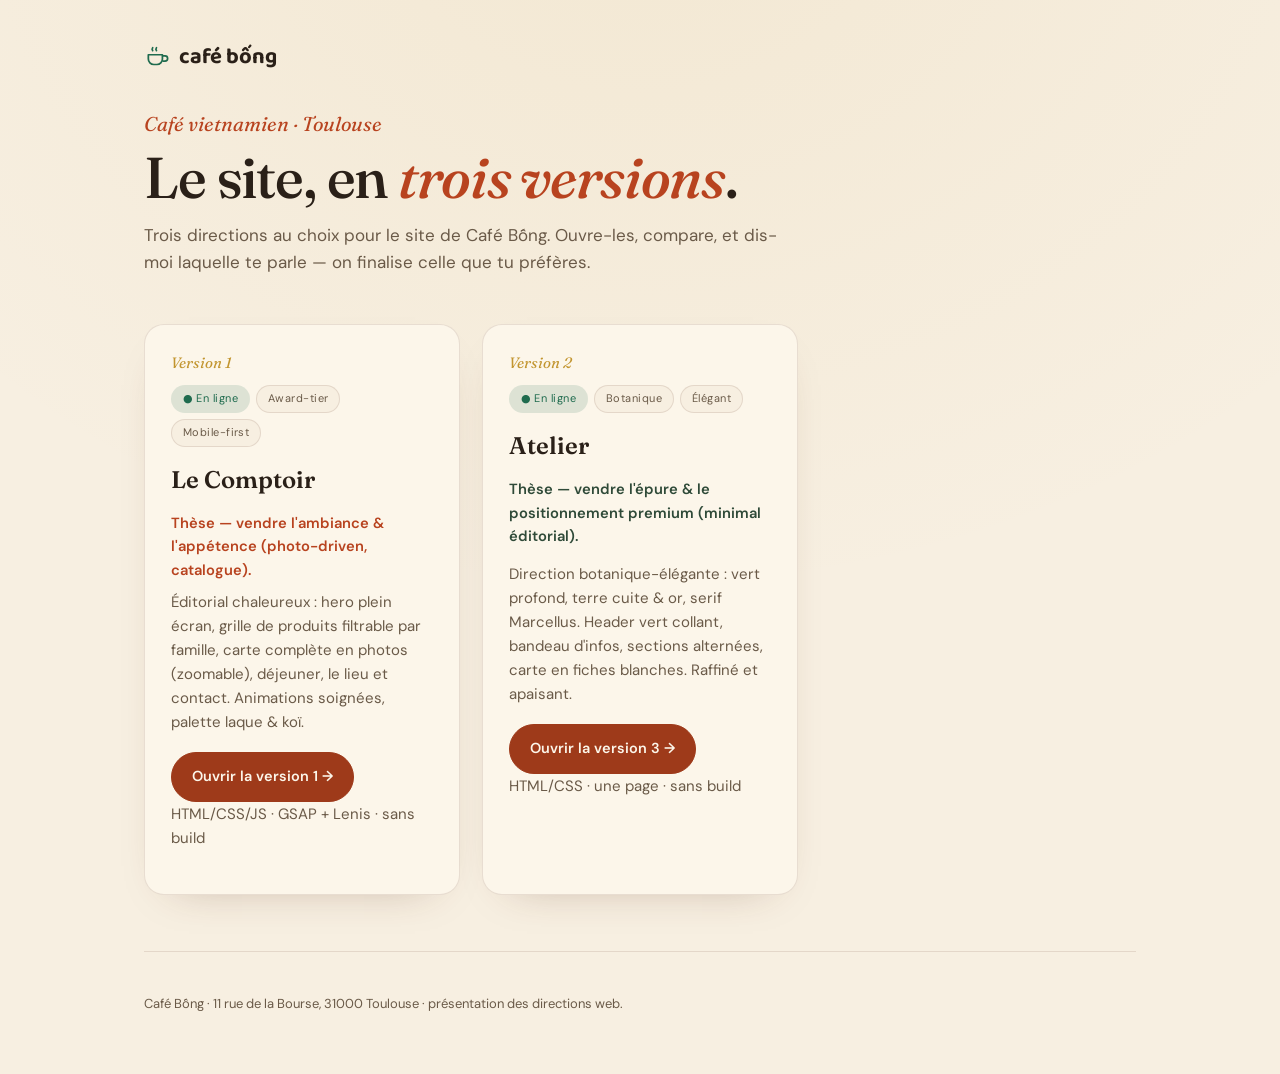
<file: index.html>
<!DOCTYPE html>
<html lang="fr">
<head>
<meta charset="UTF-8">
<meta name="viewport" content="width=device-width, initial-scale=1.0">
<title>Café Bống · le site en 3 versions</title>
<meta name="description" content="Café Bống — café vietnamien à Toulouse. Trois directions de site web au choix.">
<meta property="og:title" content="Café Bống · le site en 3 versions">
<meta property="og:description" content="Choisis la direction qui te parle.">
<link rel="preconnect" href="https://fonts.googleapis.com">
<link rel="preconnect" href="https://fonts.gstatic.com" crossorigin>
<link href="https://fonts.googleapis.com/css2?family=Fraunces:ital,opsz,wght@0,9..144,500;0,9..144,600;1,9..144,500&family=DM+Sans:opsz,wght@9..40,400;9..40,500;9..40,600&family=Baloo+2:wght@600;700&display=swap" rel="stylesheet">
<style>
  :root{
    --cream:#f7efe1; --cream-2:#fcf6ea; --ink:#2a2018; --ink-soft:#6a5a48;
    --laque:#b8431f; --laque-d:#9e3a1a; --gold:#c2952f; --jade:#1f6b4e;
    --line:rgba(90,45,25,.12);
  }
  *{box-sizing:border-box;margin:0;padding:0}
  html{scroll-behavior:smooth}
  body{
    font-family:'DM Sans',system-ui,sans-serif;color:var(--ink);
    background:var(--cream);line-height:1.6;-webkit-font-smoothing:antialiased;
    background-image:radial-gradient(130% 120% at 50% -10%,rgba(194,149,47,.08),transparent 55%);
  }
  a{color:inherit;text-decoration:none}
  .skip{position:absolute;left:-9999px;top:0;background:var(--ink);color:#fff;padding:10px 16px;border-radius:8px;z-index:50}
  .skip:focus{left:12px;top:12px}
  .wrap{max-width:1040px;margin:0 auto;padding:0 24px}
  .brand{display:inline-flex;align-items:center;gap:9px;font-family:'Baloo 2',sans-serif;font-weight:700;font-size:22px;color:var(--ink);padding-top:40px}
  .brand svg{width:26px;height:26px;color:var(--jade)}
  header{padding:30px 0 8px}
  .eyebrow{font-family:'Fraunces',serif;font-style:italic;font-size:20px;color:var(--laque);margin:0 0 8px}
  h1{font-family:'Fraunces',serif;font-weight:500;font-size:clamp(2.1rem,6vw,3.6rem);line-height:1.04;letter-spacing:-.02em;margin:0 0 14px}
  h1 em{font-style:italic;color:var(--laque)}
  .lead{color:var(--ink-soft);max-width:54ch;font-size:17px}
  main{padding:40px 0 16px}
  .grid{display:grid;grid-template-columns:repeat(auto-fill,minmax(280px,1fr));gap:22px}
  .card{position:relative;background:var(--cream-2);border:1px solid var(--line);border-radius:20px;
    padding:26px;display:flex;flex-direction:column;box-shadow:0 16px 44px -30px rgba(90,45,25,.4);
    transition:transform .25s ease,box-shadow .25s ease}
  .card.soon{opacity:.72}
  .card:not(.soon):hover{transform:translateY(-5px);box-shadow:0 26px 60px -30px rgba(90,45,25,.45)}
  .num{font-family:'Fraunces',serif;font-style:italic;font-size:15px;color:var(--gold)}
  .badges{display:flex;flex-wrap:wrap;gap:6px;margin:10px 0 14px}
  .badge{font-size:11px;letter-spacing:.04em;padding:4px 11px;border-radius:999px;background:var(--cream);color:var(--ink-soft);border:1px solid var(--line)}
  .badge.live{background:rgba(31,107,78,.14);color:var(--jade);border-color:transparent}
  .badge.soon{background:rgba(194,149,47,.16);color:#8a6418;border-color:transparent}
  .card h2{font-family:'Fraunces',serif;font-weight:600;font-size:24px;margin:0 0 8px;color:var(--ink)}
  .card p{color:var(--ink-soft);margin:0 0 18px;font-size:15px;flex:1}
  .btn{display:inline-flex;align-items:center;gap:8px;font-family:'DM Sans';font-size:14.5px;font-weight:600;
    padding:12px 20px;border-radius:999px;border:1.5px solid var(--line);transition:background .2s,color .2s,transform .2s}
  .btn.primary{background:var(--laque-d);color:var(--cream-2);border-color:var(--laque-d)}
  .btn.primary:hover{background:var(--laque);transform:translateY(-2px)}
  .btn.disabled{color:var(--ink-soft);cursor:not-allowed;background:transparent}
  .btn:focus-visible{outline:2px solid var(--laque);outline-offset:3px}
  .meta{font-size:13px;color:var(--ink-soft);margin-top:14px}
  footer{padding:42px 0 60px;color:var(--ink-soft);font-size:13px;border-top:1px solid var(--line);margin-top:40px}
  @media (prefers-reduced-motion:reduce){*{transition:none!important;scroll-behavior:auto}}
</style>
</head>
<body>
<a class="skip" href="#versions">Aller au contenu</a>
<div class="wrap">
  <div class="brand">
    <svg viewBox="0 0 24 24" fill="none" stroke="currentColor" stroke-width="1.6" aria-hidden="true">
      <path d="M4 9h13v4a5 5 0 0 1-5 5H9a5 5 0 0 1-5-5V9z" stroke-linejoin="round"/>
      <path d="M17 10h2.4a2.4 2.4 0 0 1 0 4.8H17"/>
      <path d="M8 2.5c-.7.9-.7 1.8 0 2.7M11.5 2.5c-.7.9-.7 1.8 0 2.7" stroke-linecap="round"/>
    </svg>
    café bống
  </div>

  <header>
    <p class="eyebrow">Café vietnamien · Toulouse</p>
    <h1>Le site, en <em>trois versions</em>.</h1>
    <p class="lead">Trois directions au choix pour le site de Café Bống. Ouvre-les, compare, et dis-moi laquelle te parle — on finalise celle que tu préfères.</p>
  </header>

  <main id="versions">
    <div class="grid">

      <article class="card">
        <span class="num">Version 1</span>
        <div class="badges"><span class="badge live">● En ligne</span><span class="badge">Award-tier</span><span class="badge">Mobile-first</span></div>
        <h2>Le Comptoir</h2>
        <p style="color:#b8431f;font-weight:600;font-size:.92rem;margin:.3rem 0 .5rem;">Thèse — vendre l'ambiance &amp; l'appétence (photo-driven, catalogue).</p>
        <p>Éditorial chaleureux : hero plein écran, grille de produits filtrable par famille, carte complète en photos (zoomable), déjeuner, le lieu et contact. Animations soignées, palette laque &amp; koï.</p>
        <div class="links"><a class="btn primary" href="v1/" target="_blank" rel="noopener">Ouvrir la version 1 →</a></div>
        <p class="meta">HTML/CSS/JS · GSAP + Lenis · sans build</p>
      </article>

      <article class="card">
        <span class="num">Version 2</span>
        <div class="badges"><span class="badge live">● En ligne</span><span class="badge">Botanique</span><span class="badge">Élégant</span></div>
        <h2>Atelier</h2>
        <p style="color:#2f4a38;font-weight:600;font-size:.92rem;margin:.3rem 0 .5rem;">Thèse — vendre l'épure &amp; le positionnement premium (minimal éditorial).</p>
        <p>Direction botanique-élégante : vert profond, terre cuite &amp; or, serif Marcellus. Header vert collant, bandeau d'infos, sections alternées, carte en fiches blanches. Raffiné et apaisant.</p>
        <div class="links"><a class="btn primary" href="v3/" target="_blank" rel="noopener">Ouvrir la version 3 →</a></div>
        <p class="meta">HTML/CSS · une page · sans build</p>
      </article>

    </div>
  </main>

  <footer>
    <p>Café Bống · 11 rue de la Bourse, 31000 Toulouse · présentation des directions web.</p>
  </footer>
</div>
</body>
</html>
</file>
